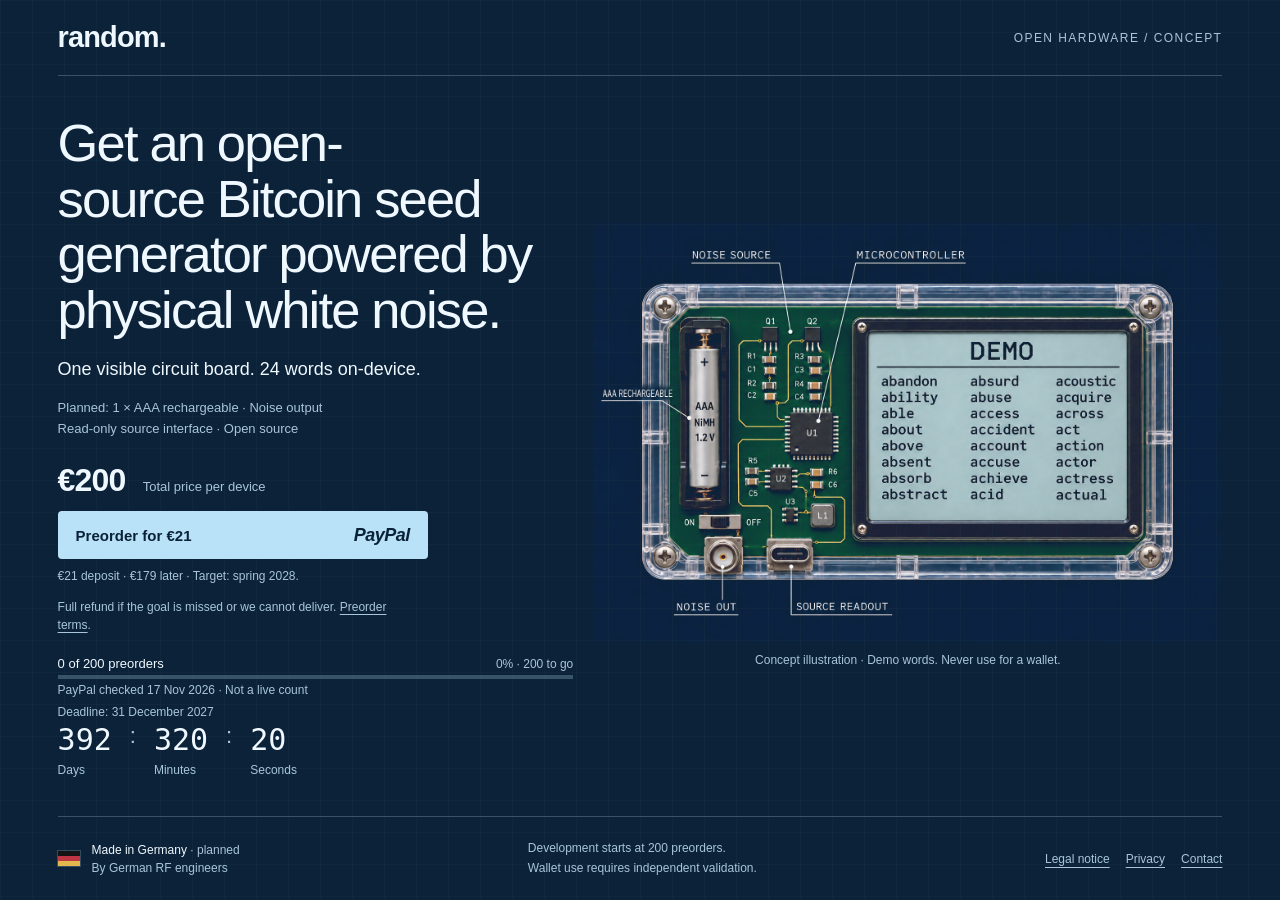
<file: public/index.html>
<!doctype html>
<html lang="en">
<head>
<meta charset="utf-8"><meta name="viewport" content="width=device-width, initial-scale=1">
<title>random. · Physical white noise, open hardware</title>
<meta name="description" content="An open hardware concept: physical white noise, one visible circuit board, 24 seed words. €200 total, €21 deposit. Goal: 200 preorders by 31 December 2027.">
<meta name="theme-color" content="#0b2238">
<link rel="icon" href="./favicon.svg" type="image/svg+xml"><link rel="stylesheet" href="./style.css?v=en5">
<script type="module" src="./app.js?v=en4"></script>
</head>
<body>
<a class="skip" href="#main">Skip to content</a>
<div class="sheet">
<header><a class="wordmark" href="./" aria-label="random home">random.</a><span class="drawing-label">OPEN HARDWARE / CONCEPT</span></header>
<main id="main">
<div class="copy">
<h1 lang="en">Get an open-source Bitcoin seed generator powered by physical white noise.</h1>
<p class="lead">One visible circuit board. 24 words on-device.</p>
<p class="specs">Planned: 1 × AAA rechargeable · Noise output<br>Read-only source interface · Open source</p>
<div class="purchase"><p class="price">€200 <span>Total price per device</span></p>
<button id="preorder" type="button"><span>Preorder for €21</span><span class="paypal" aria-label="with PayPal">PayPal</span></button>
<p class="deposit">€21 deposit · €179 later · Target: spring 2028.</p>
<p id="checkout-status" role="status"></p>
<p class="refund">Full refund if the goal is missed or we cannot deliver. <a href="./legal.html#preorders">Preorder terms</a>.</p></div>
<div class="campaign"><p class="target"><strong>0 of 200 preorders</strong><span>0% · 200 to go</span></p>
<!-- shortcut: manually verified PayPal snapshot; add server-side payment reconciliation before claiming live counts. -->
<progress value="0" max="200" aria-label="Paid preorders toward the 200-order goal">0 of 200</progress>
<p class="verified">PayPal checked <time datetime="2026-11-17T13:15:41+00:00">17 Nov 2026</time> · Not a live count</p>
<p class="deadline">Deadline: 31 December 2027</p>
<div class="countdown" role="timer" aria-label="Time remaining until the end of 31 December 2027, Berlin time"><div><strong id="days">—</strong><span>Days</span></div><span class="colon" aria-hidden="true">:</span><div><strong id="minutes">—</strong><span>Minutes</span></div><span class="colon" aria-hidden="true">:</span><div><strong id="seconds">—</strong><span>Seconds</span></div></div>

</div>
</div>
<figure><img src="./blueprint.png?v=en-3" width="1536" height="1024" fetchpriority="high" alt="Front-view concept: a few electronic components and an AAA rechargeable cell on the left, a 24-word demo display on the right. Clear enclosure, oscilloscope output and separate read-only source interface."><figcaption>Concept illustration · Demo words. Never use for a wallet.</figcaption></figure>
</main>
<footer><div class="origin"><span class="flag" aria-hidden="true"><i></i><i></i><i></i></span><div><strong>Made in Germany <span>· planned</span></strong><span>By German RF engineers</span></div></div><p class="validation">Development starts at 200 preorders.<br>Wallet use requires independent validation.</p><nav aria-label="Legal"><a href="./legal.html#legal-notice">Legal notice</a><a href="./legal.html#privacy">Privacy</a><a href="mailto:elias@eliaspfeffer.de">Contact</a></nav></footer>
</div>
</body></html>
</file>
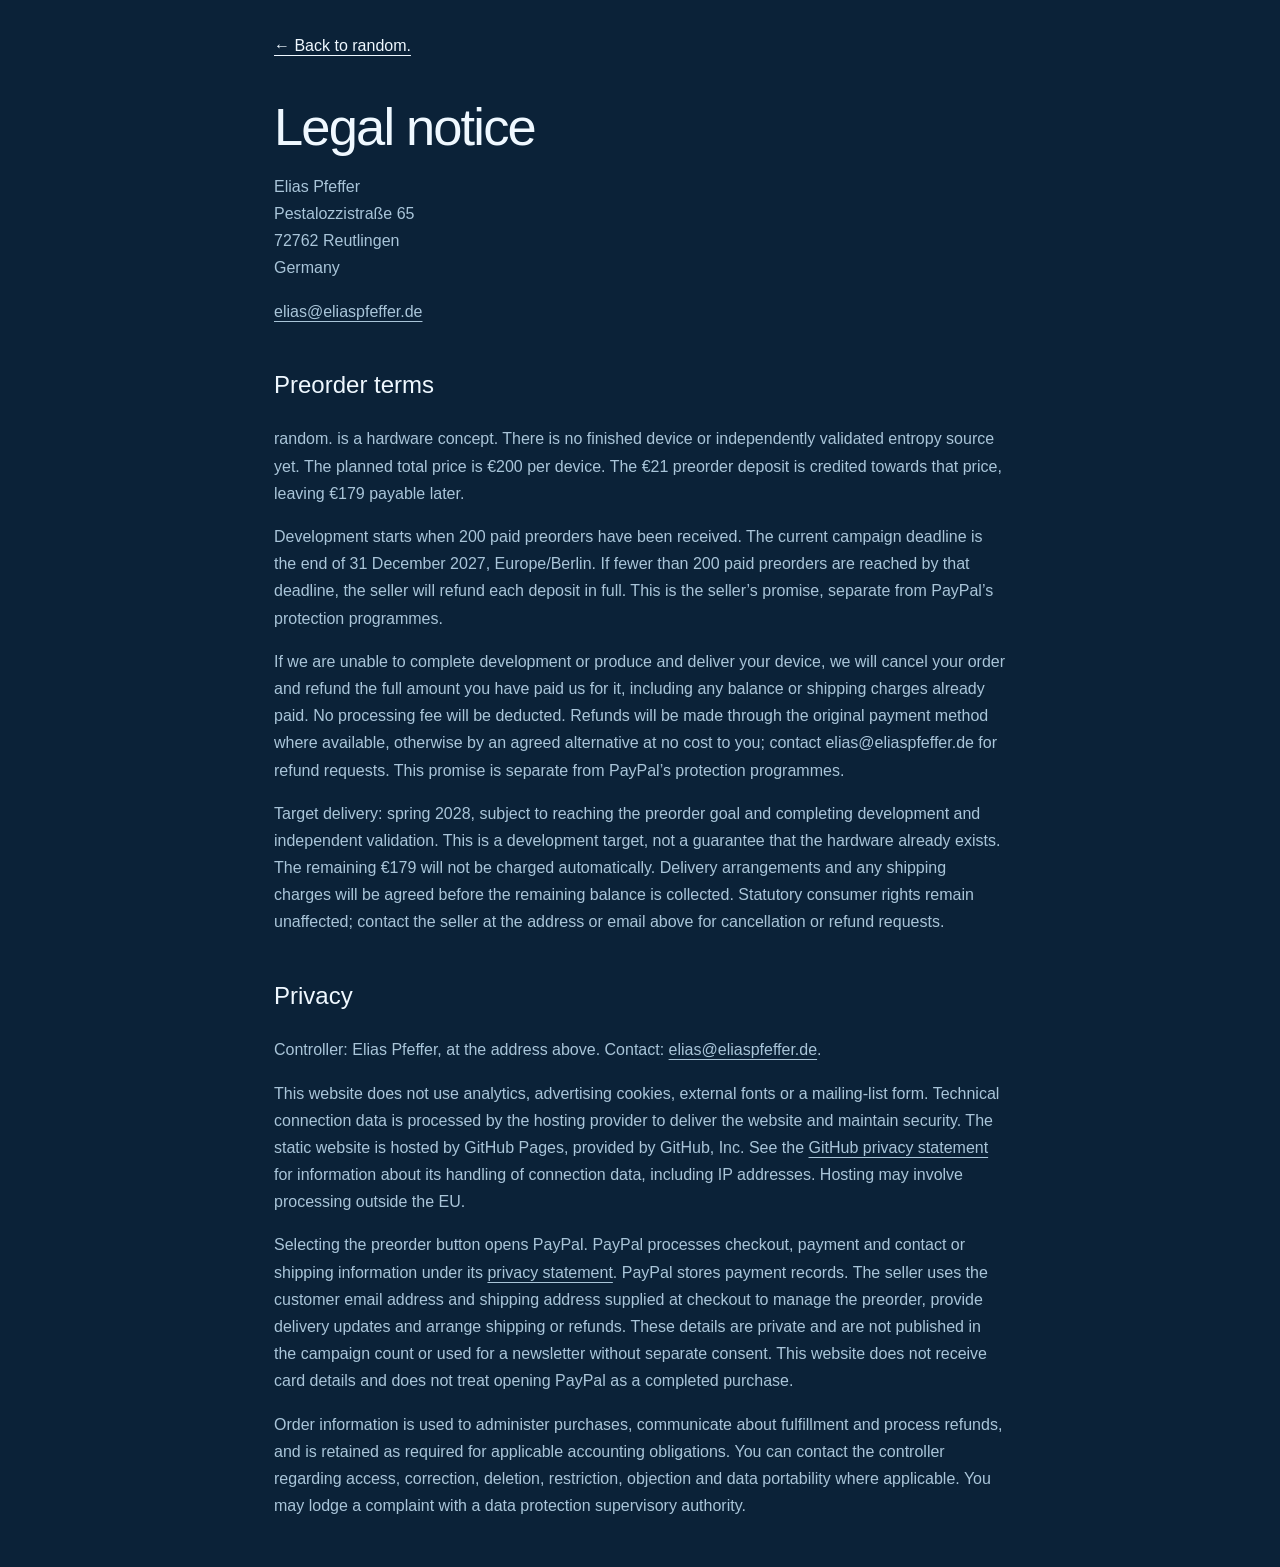
<file: public/legal.html>
<!doctype html>
<html lang="en"><head><meta charset="utf-8"><meta name="viewport" content="width=device-width, initial-scale=1"><title>Legal notice & privacy · random.</title><link rel="stylesheet" href="./style.css?v=en5"></head>
<body class="legal-page"><a href="./">← Back to random.</a>
<section class="legal" id="legal-notice"><h1>Legal notice</h1><p>Elias Pfeffer<br>Pestalozzistraße 65<br>72762 Reutlingen<br>Germany</p><p><a href="mailto:elias@eliaspfeffer.de">elias@eliaspfeffer.de</a></p></section>
<section class="legal" id="preorders"><h2>Preorder terms</h2><p>random. is a hardware concept. There is no finished device or independently validated entropy source yet. The planned total price is €200 per device. The €21 preorder deposit is credited towards that price, leaving €179 payable later.</p><p>Development starts when 200 paid preorders have been received. The current campaign deadline is the end of 31 December 2027, Europe/Berlin. If fewer than 200 paid preorders are reached by that deadline, the seller will refund each deposit in full. This is the seller’s promise, separate from PayPal’s protection programmes.</p><p>If we are unable to complete development or produce and deliver your device, we will cancel your order and refund the full amount you have paid us for it, including any balance or shipping charges already paid. No processing fee will be deducted. Refunds will be made through the original payment method where available, otherwise by an agreed alternative at no cost to you; contact elias@eliaspfeffer.de for refund requests. This promise is separate from PayPal’s protection programmes.</p><p>Target delivery: spring 2028, subject to reaching the preorder goal and completing development and independent validation. This is a development target, not a guarantee that the hardware already exists. The remaining €179 will not be charged automatically. Delivery arrangements and any shipping charges will be agreed before the remaining balance is collected. Statutory consumer rights remain unaffected; contact the seller at the address or email above for cancellation or refund requests.</p></section>
<section class="legal" id="privacy"><h2>Privacy</h2><p>Controller: Elias Pfeffer, at the address above. Contact: <a href="mailto:elias@eliaspfeffer.de">elias@eliaspfeffer.de</a>.</p><p>This website does not use analytics, advertising cookies, external fonts or a mailing-list form. Technical connection data is processed by the hosting provider to deliver the website and maintain security. The static website is hosted by GitHub Pages, provided by GitHub, Inc. See the <a href="https://docs.github.com/en/site-policy/privacy-policies/github-general-privacy-statement">GitHub privacy statement</a> for information about its handling of connection data, including IP addresses. Hosting may involve processing outside the EU.</p><p>Selecting the preorder button opens PayPal. PayPal processes checkout, payment and contact or shipping information under its <a href="https://www.paypal.com/de/legalhub/paypal/privacy-full">privacy statement</a>. PayPal stores payment records. The seller uses the customer email address and shipping address supplied at checkout to manage the preorder, provide delivery updates and arrange shipping or refunds. These details are private and are not published in the campaign count or used for a newsletter without separate consent. This website does not receive card details and does not treat opening PayPal as a completed purchase.</p><p>Order information is used to administer purchases, communicate about fulfillment and process refunds, and is retained as required for applicable accounting obligations. You can contact the controller regarding access, correction, deletion, restriction, objection and data portability where applicable. You may lodge a complaint with a data protection supervisory authority.</p></section>
</body></html>
</file>
<file: public/style.css>
:root{color-scheme:dark;--paper:#0b2238;--ink:#eff8ff;--muted:#a9c5d9;--line:#385368;--accent:#b9e1f7;font-family:-apple-system,BlinkMacSystemFont,"Segoe UI",sans-serif;color:var(--ink);background:var(--paper);font-synthesis:none}*{box-sizing:border-box}body{margin:0}a{color:inherit;text-underline-offset:4px}a:hover{color:var(--accent)}button,a{-webkit-tap-highlight-color:transparent}button{font:inherit}::selection{background:var(--accent);color:var(--paper)}:focus-visible{outline:2px solid var(--accent);outline-offset:5px}.sheet{min-height:100svh;max-width:1680px;margin:auto;padding:0 4.5vw;display:flex;flex-direction:column;background-image:linear-gradient(#8fb9d109 1px,transparent 1px),linear-gradient(90deg,#8fb9d109 1px,transparent 1px);background-size:32px 32px}header{display:flex;justify-content:space-between;align-items:center;min-height:76px;border-bottom:1px solid var(--line)}.wordmark{font-size:29px;font-weight:650;letter-spacing:-.03em;text-decoration:none}.drawing-label{font-size:12px;letter-spacing:.12em;color:var(--muted)}main{flex:1;display:grid;grid-template-columns:1fr 1.22fr;align-items:center;gap:20px;padding:26px 0}.copy{max-width:550px}h1{font-size:clamp(38px,4.1vw,64px);line-height:1.06;letter-spacing:-.035em;font-weight:530;margin:0 0 18px;text-wrap:balance}.lead{font-size:18px;line-height:1.5;margin:0 0 14px}.specs{font-size:13px;line-height:1.65;color:var(--muted);margin:0 0 23px}.price{font-size:32px;font-weight:550;letter-spacing:-.025em;margin:0 0 12px}.price span{font-size:13px;font-weight:400;letter-spacing:0;margin-left:9px;color:var(--muted)}#preorder{display:flex;gap:26px;align-items:center;justify-content:space-between;width:min(100%,370px);background:var(--accent);color:#092238;border:0;border-radius:4px;min-height:48px;padding:12px 18px;font-size:15px;font-weight:600;cursor:pointer;transition:background .15s}#preorder:hover{background:#def2ff}#preorder:active{transform:scale(.985)}#preorder:disabled{opacity:.65;cursor:default}.paypal{font-style:italic;font-size:18px;letter-spacing:-.03em}.deposit,#checkout-status{font-size:12px;color:var(--muted);line-height:1.5;margin:8px 0 0}#checkout-status{min-height:17px}.campaign{margin-top:22px}.target{font-size:13px;margin:0 0 11px}.countdown{display:flex;align-items:flex-start;gap:18px}.countdown div{display:flex;flex-direction:column}.countdown strong{font-family:ui-monospace,SFMono-Regular,Consolas,monospace;font-size:30px;font-weight:400;font-variant-numeric:tabular-nums;line-height:1.15;min-width:2ch}.countdown span:not(.colon){font-size:12px;color:var(--muted);margin-top:5px}.colon{font-size:22px;color:var(--muted)}.refund{font-size:12px;line-height:1.5;max-width:340px;margin:13px 0 0;color:var(--muted)}figure{margin:0;min-width:0}figure img{display:block;width:100%;height:auto;object-fit:contain;max-height:66svh;mix-blend-mode:lighten}figcaption{text-align:center;font-size:12px;color:var(--muted);line-height:1.5;margin-top:8px}footer{min-height:84px;border-top:1px solid var(--line);display:flex;align-items:center;justify-content:space-between;gap:20px;font-size:12px;color:var(--muted)}.origin{display:flex;gap:12px;align-items:center}.origin div{display:flex;flex-direction:column;gap:4px}.origin strong{font-size:12px;color:var(--ink);font-weight:500}.origin strong span{font-size:12px;color:var(--muted)}.flag{width:22px;display:flex;flex-direction:column;outline:1px solid #a9c5d940}.flag i{height:5px;background:#141414}.flag i:nth-child(2){background:#be3543}.flag i:last-child{background:#e2b74e}.validation{line-height:1.6;margin:0}nav{display:flex;gap:16px}nav a{padding:12px 0}.skip{position:fixed;top:-100px;left:12px;background:var(--ink);color:var(--paper);padding:12px;z-index:3}.skip:focus{top:12px}.legal-page{max-width:780px;margin:auto;padding:32px 24px;line-height:1.7}.legal{margin-top:40px}.legal h2{font-weight:500}.legal p{color:var(--muted)}#business-address{white-space:pre-line}@media(min-width:761px) and (max-height:760px){header{min-height:56px}main{padding:16px 0}h1{font-size:44px;margin-bottom:12px}.lead{font-size:16px;margin-bottom:10px}.specs{margin-bottom:13px}.campaign{margin-top:14px}footer{min-height:66px}}@media(max-width:760px){.sheet{padding:0 22px}header{min-height:48px}.wordmark{font-size:24px}.drawing-label{font-size:12px}main{grid-template-columns:1fr;gap:8px;padding:14px 0}.copy{display:contents}h1{font-size:34px;margin:0}.lead{font-size:14px;line-height:1.4;margin:0}.specs{font-size:12px;line-height:1.5;margin:0}figure{grid-row:4;margin:0;justify-self:center;width:100%;max-width:400px}figure img{height:clamp(110px,23svh,220px)}figcaption{font-size:12px;margin:2px 0 0}.purchase{grid-row:5}.price{font-size:24px;line-height:1.2;margin:0 0 7px}.price span{font-size:12px}#preorder{width:100%;min-height:44px;font-size:14px}.deposit,#checkout-status{font-size:12px;margin-top:4px;min-height:0}.campaign{grid-row:6;margin:0}.target{font-size:12px;margin-bottom:5px}.countdown{gap:12px}.countdown strong{font-size:23px}.countdown span:not(.colon){font-size:12px;margin-top:2px}.refund{font-size:12px;margin:7px 0 0;max-width:none}footer{flex-wrap:wrap;gap:8px;padding:12px 0;min-height:0}.origin strong{font-size:12px}.origin{gap:9px}.origin div>span{font-size:12px}.validation{font-size:12px}nav{gap:18px}nav a{padding:5px 0;font-size:12px}}@media(max-width:360px){.sheet{padding:0 16px}h1{font-size:30px}main{gap:7px;padding:10px 0}figure img{height:110px}footer{padding:8px 0}.validation br{display:none}.validation{max-width:260px}}@media(prefers-reduced-motion:reduce){*{transition:none!important}#preorder:active{transform:none}}
@media(min-width:761px) and (max-height:640px){header{min-height:42px}.wordmark{font-size:24px}main{padding:12px 0}h1{font-size:36px;margin-bottom:10px}.lead{font-size:14px;line-height:1.4;margin-bottom:8px}.specs{font-size:12px;line-height:1.5;margin-bottom:10px}.price{font-size:26px;margin-bottom:8px}#preorder{min-height:44px;padding:10px 16px}.deposit,#checkout-status{font-size:12px;margin-top:5px}.campaign{margin-top:12px}.target{font-size:12px;margin-bottom:6px}.countdown strong{font-size:25px}.countdown span:not(.colon){margin-top:2px}.refund{font-size:12px;margin-top:8px;max-width:370px}footer{min-height:54px}}

.skip:hover{color:var(--paper)}
@media(max-width:760px){.drawing-label{font-size:12px;letter-spacing:.04em}.specs,.refund{font-size:12px}.validation{font-size:12px}.validation br{display:initial}.validation br:after{content:" "}.sheet{min-height:100svh}main{gap:6px}footer{gap:6px}.deposit,#checkout-status{line-height:1.3}figcaption{font-size:12px}}
@media(max-width:360px){h1{font-size:25px;line-height:1.08}}
@media(max-width:360px){figure img{height:98px}}
@media(max-width:360px){figure img{height:84px}}

.campaign .target{display:flex;justify-content:space-between;align-items:baseline;gap:8px;margin-bottom:4px}.target strong{font-weight:500}.target>span,.verified,.deadline{font-size:12px;color:var(--muted)}.verified{margin:4px 0 8px}.deadline{margin:0 0 4px}.campaign progress{display:block;width:100%;height:4px;appearance:none;border:0;border-radius:0;background:var(--rule,#385368);color:var(--ink,#eff8ff)}.campaign progress::-webkit-progress-bar{background:#385368}.campaign progress::-webkit-progress-value{background:#b9e1f7}.campaign progress::-moz-progress-bar{background:#b9e1f7}.refund a{color:inherit;text-underline-offset:3px}

#checkout-status:empty{display:none}
@media(min-width:761px) and (max-height:640px){h1{font-size:34px}.campaign{margin-top:8px}.refund{margin-top:6px}.verified{margin-bottom:5px}}
@media(max-width:360px){.refund{margin-top:5px}.verified{margin-bottom:4px}main{gap:5px}.origin div{gap:2px}}
</file>
